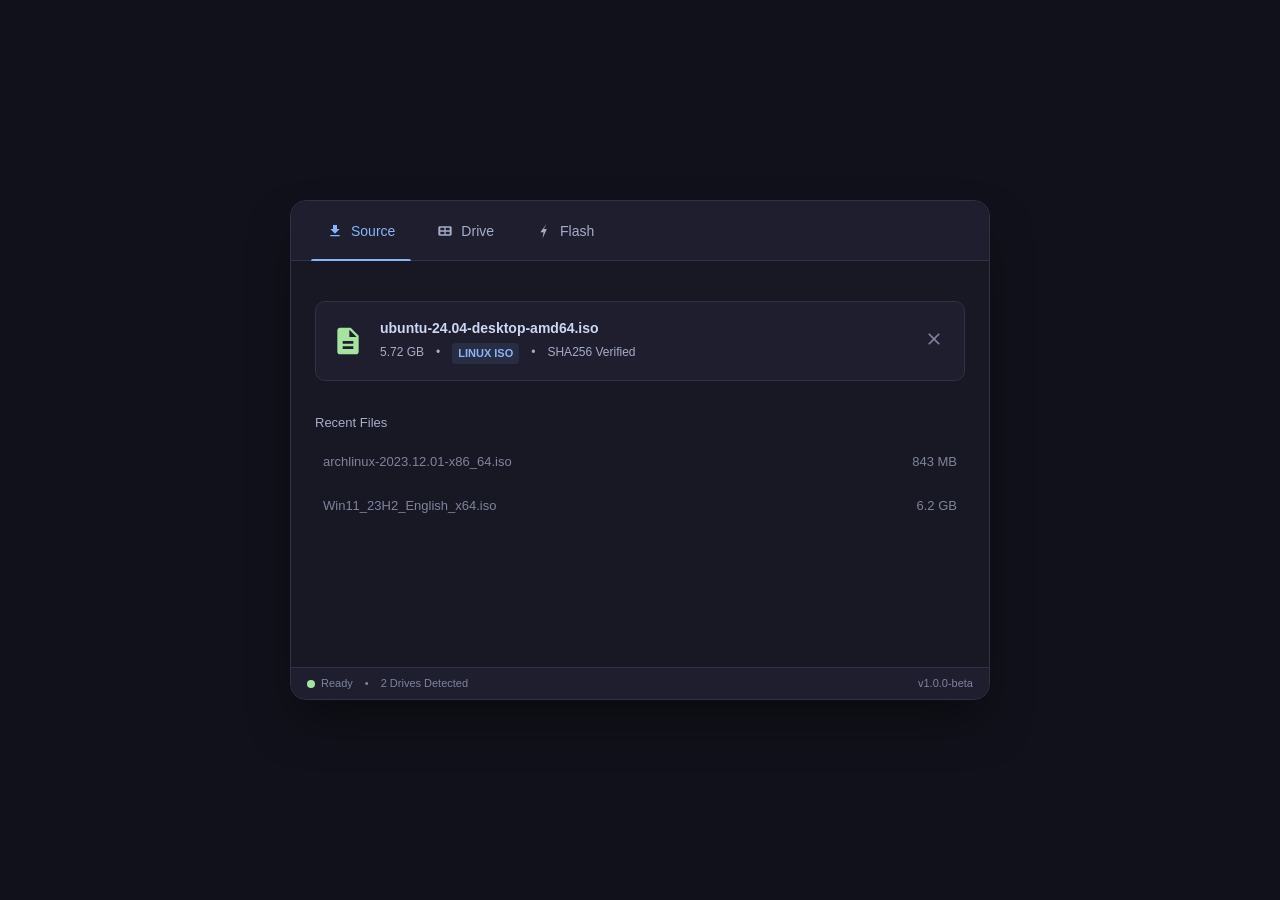
<file: docs/ui-mockup.html>
<!DOCTYPE html>
<html lang="en">
<head>
    <meta charset="UTF-8">
    <meta name="viewport" content="width=device-width, initial-scale=1.0">
    <title>USB Flasher Mockup</title>
    <style>
        :root {
            /* Catppuccin Macchiato inspired dark theme */
            --bg-base: #181825;
            --bg-surface: #1e1e2e;
            --bg-surface-hover: #313244;
            --bg-surface-active: #45475a;
            --border-color: #313244;
            --text-main: #cdd6f4;
            --text-muted: #a6adc8;
            --text-subtle: #7f849c;
            
            --accent-primary: #89b4fa;
            --accent-primary-hover: #74c7ec;
            --accent-success: #a6e3a1;
            --accent-warning: #f9e2af;
            --accent-danger: #f38ba8;
            
            --font-family: 'Inter', -apple-system, BlinkMacSystemFont, 'Segoe UI', Roboto, Helvetica, Arial, sans-serif;
            --radius-sm: 6px;
            --radius-md: 10px;
            --radius-lg: 16px;
            --shadow-window: 0 25px 50px -12px rgba(0, 0, 0, 0.5);
            
            --transition-fast: 0.15s ease;
            --transition-smooth: 0.3s cubic-bezier(0.4, 0, 0.2, 1);
        }

        * {
            box-sizing: border-box;
            margin: 0;
            padding: 0;
        }

        body {
            font-family: var(--font-family);
            background-color: #11111b;
            color: var(--text-main);
            display: flex;
            align-items: center;
            justify-content: center;
            min-height: 100vh;
            line-height: 1.5;
        }

        /* App Window */
        .app-window {
            width: 700px;
            height: 500px;
            background-color: var(--bg-base);
            border-radius: var(--radius-lg);
            box-shadow: var(--shadow-window);
            border: 1px solid var(--border-color);
            display: flex;
            flex-direction: column;
            overflow: hidden;
            position: relative;
        }

        /* Top Bar & Tabs */
        .header {
            background-color: var(--bg-surface);
            border-bottom: 1px solid var(--border-color);
            padding: 0 20px;
            display: flex;
            align-items: center;
            height: 60px;
            -webkit-app-region: drag; /* Simulating desktop drag area */
        }

        .tabs {
            display: flex;
            gap: 10px;
            height: 100%;
        }

        .tab {
            background: transparent;
            border: none;
            color: var(--text-muted);
            font-size: 14px;
            font-weight: 500;
            padding: 0 16px;
            height: 100%;
            cursor: pointer;
            position: relative;
            transition: color var(--transition-fast);
            display: flex;
            align-items: center;
            gap: 8px;
        }

        .tab:hover {
            color: var(--text-main);
        }

        .tab.active {
            color: var(--accent-primary);
        }

        .tab.active::after {
            content: '';
            position: absolute;
            bottom: -1px;
            left: 0;
            right: 0;
            height: 2px;
            background-color: var(--accent-primary);
            border-radius: 2px 2px 0 0;
        }

        .tab-icon {
            width: 16px;
            height: 16px;
            fill: currentColor;
        }

        /* Main Content Area */
        .content {
            flex: 1;
            padding: 24px;
            overflow-y: auto;
            position: relative;
        }

        .tab-pane {
            display: none;
            animation: fadeIn var(--transition-smooth);
            height: 100%;
        }

        .tab-pane.active {
            display: flex;
            flex-direction: column;
        }

        @keyframes fadeIn {
            from { opacity: 0; transform: translateY(4px); }
            to { opacity: 1; transform: translateY(0); }
        }

        /* --- Tab 1: Source --- */
        .drop-zone {
            border: 2px dashed var(--border-color);
            border-radius: var(--radius-md);
            padding: 32px;
            text-align: center;
            background-color: rgba(30, 30, 46, 0.5);
            transition: all var(--transition-fast);
            cursor: pointer;
            display: flex;
            flex-direction: column;
            align-items: center;
            gap: 12px;
        }

        .drop-zone:hover {
            border-color: var(--accent-primary);
            background-color: rgba(137, 180, 250, 0.05);
        }

        .drop-icon {
            width: 48px;
            height: 48px;
            fill: var(--text-subtle);
        }

        .drop-zone:hover .drop-icon {
            fill: var(--accent-primary);
        }

        .drop-title {
            font-size: 16px;
            font-weight: 600;
        }

        .drop-subtitle {
            font-size: 13px;
            color: var(--text-muted);
        }

        .divider {
            display: flex;
            align-items: center;
            text-align: center;
            margin: 20px 0;
            color: var(--text-subtle);
            font-size: 12px;
            text-transform: uppercase;
            letter-spacing: 1px;
        }

        .divider::before, .divider::after {
            content: '';
            flex: 1;
            border-bottom: 1px solid var(--border-color);
        }

        .divider:not(:empty)::before { margin-right: 12px; }
        .divider:not(:empty)::after { margin-left: 12px; }

        .input-group {
            display: flex;
            gap: 12px;
        }

        .text-input {
            flex: 1;
            background-color: var(--bg-surface);
            border: 1px solid var(--border-color);
            border-radius: var(--radius-sm);
            padding: 10px 14px;
            color: var(--text-main);
            font-size: 14px;
            outline: none;
            transition: border-color var(--transition-fast);
        }

        .text-input:focus {
            border-color: var(--accent-primary);
        }

        .btn {
            background-color: var(--bg-surface-active);
            color: var(--text-main);
            border: 1px solid var(--border-color);
            border-radius: var(--radius-sm);
            padding: 10px 16px;
            font-size: 14px;
            font-weight: 500;
            cursor: pointer;
            transition: all var(--transition-fast);
            display: inline-flex;
            align-items: center;
            justify-content: center;
            gap: 8px;
        }

        .btn:hover {
            background-color: var(--bg-surface-hover);
        }

        .btn-primary {
            background-color: var(--accent-primary);
            color: var(--bg-base);
            border-color: var(--accent-primary);
            font-weight: 600;
        }

        .btn-primary:hover {
            background-color: var(--accent-primary-hover);
            border-color: var(--accent-primary-hover);
            transform: translateY(-1px);
        }

        /* Loaded Image Card */
        .image-card {
            background-color: var(--bg-surface);
            border: 1px solid var(--border-color);
            border-radius: var(--radius-md);
            padding: 16px;
            margin-top: 16px;
            display: flex;
            align-items: center;
            gap: 16px;
            position: relative;
        }

        .file-icon {
            width: 32px;
            height: 32px;
            fill: var(--accent-success);
        }

        .image-details {
            flex: 1;
        }

        .image-name {
            font-weight: 600;
            font-size: 14px;
            margin-bottom: 4px;
        }

        .image-meta {
            font-size: 12px;
            color: var(--text-muted);
            display: flex;
            gap: 12px;
        }

        .badge {
            background-color: rgba(137, 180, 250, 0.1);
            color: var(--accent-primary);
            padding: 2px 6px;
            border-radius: 4px;
            font-size: 11px;
            font-weight: 600;
            text-transform: uppercase;
        }

        .clear-btn {
            background: none;
            border: none;
            color: var(--text-subtle);
            cursor: pointer;
            padding: 4px;
        }

        .clear-btn:hover { color: var(--accent-danger); }

        /* --- Tab 2: Drive --- */
        .toolbar {
            display: flex;
            justify-content: space-between;
            align-items: center;
            margin-bottom: 16px;
        }

        .drive-list {
            display: flex;
            flex-direction: column;
            gap: 10px;
            flex: 1;
            overflow-y: auto;
        }

        .drive-item {
            background-color: var(--bg-surface);
            border: 1px solid var(--border-color);
            border-radius: var(--radius-md);
            padding: 16px;
            display: flex;
            align-items: center;
            gap: 16px;
            cursor: pointer;
            transition: all var(--transition-fast);
        }

        .drive-item:hover {
            background-color: var(--bg-surface-hover);
        }

        .drive-item.selected {
            border-color: var(--accent-primary);
            background-color: rgba(137, 180, 250, 0.05);
        }

        .drive-icon {
            width: 32px;
            height: 32px;
            fill: var(--text-muted);
        }

        .drive-item.selected .drive-icon {
            fill: var(--accent-primary);
        }

        .drive-info {
            flex: 1;
        }

        .drive-name {
            font-weight: 600;
            font-size: 14px;
            display: flex;
            align-items: center;
            gap: 8px;
        }

        .drive-meta {
            font-size: 12px;
            color: var(--text-muted);
            margin-top: 4px;
        }

        .drive-capacity {
            font-size: 14px;
            font-weight: 500;
            color: var(--text-main);
        }

        .toggle-container {
            display: flex;
            align-items: center;
            gap: 8px;
            font-size: 13px;
            color: var(--text-muted);
        }

        .toggle {
            position: relative;
            display: inline-block;
            width: 36px;
            height: 20px;
        }
        
        .toggle input { opacity: 0; width: 0; height: 0; }
        
        .slider {
            position: absolute;
            cursor: pointer;
            top: 0; left: 0; right: 0; bottom: 0;
            background-color: var(--bg-surface-active);
            transition: .4s;
            border-radius: 20px;
        }
        
        .slider:before {
            position: absolute;
            content: "";
            height: 14px;
            width: 14px;
            left: 3px;
            bottom: 3px;
            background-color: var(--text-main);
            transition: .4s;
            border-radius: 50%;
        }
        
        input:checked + .slider { background-color: var(--accent-danger); }
        input:checked + .slider:before { transform: translateX(16px); }

        /* --- Tab 3: Flash --- */
        .summary-card {
            background-color: var(--bg-surface);
            border-radius: var(--radius-md);
            padding: 24px;
            margin-bottom: 24px;
            border: 1px solid var(--border-color);
        }

        .summary-flow {
            display: flex;
            align-items: center;
            justify-content: space-between;
            margin-bottom: 24px;
        }

        .summary-node {
            display: flex;
            flex-direction: column;
            align-items: center;
            gap: 8px;
            flex: 1;
            text-align: center;
        }

        .summary-icon-wrapper {
            width: 48px;
            height: 48px;
            border-radius: 50%;
            background-color: var(--bg-surface-active);
            display: flex;
            align-items: center;
            justify-content: center;
        }

        .summary-icon-wrapper svg {
            width: 24px;
            height: 24px;
            fill: var(--text-main);
        }

        .summary-label { font-size: 13px; font-weight: 600; }
        .summary-value { font-size: 12px; color: var(--text-muted); }

        .flow-arrow {
            color: var(--text-subtle);
            flex: 0 0 auto;
        }
        
        .flow-arrow svg {
            width: 24px;
            height: 24px;
            fill: currentColor;
        }

        .options-grid {
            display: grid;
            grid-template-columns: 1fr 1fr;
            gap: 16px;
        }

        .form-group {
            display: flex;
            flex-direction: column;
            gap: 6px;
        }

        .form-label {
            font-size: 12px;
            color: var(--text-muted);
            font-weight: 500;
        }

        select.text-input {
            appearance: none;
            background-image: url("data:image/svg+xml,%3Csvg xmlns='http://www.w3.org/2000/svg' width='16' height='16' viewBox='0 0 24 24' fill='none' stroke='%23a6adc8' stroke-width='2' stroke-linecap='round' stroke-linejoin='round'%3E%3Cpolyline points='6 9 12 15 18 9'%3E%3C/polyline%3E%3C/svg%3E");
            background-repeat: no-repeat;
            background-position: right 12px center;
            padding-right: 40px;
        }

        .checkbox-label {
            display: flex;
            align-items: center;
            gap: 8px;
            font-size: 13px;
            color: var(--text-main);
            cursor: pointer;
        }

        .flash-action {
            margin-top: auto;
            display: flex;
            flex-direction: column;
            gap: 16px;
        }

        .btn-flash {
            width: 100%;
            padding: 16px;
            font-size: 16px;
            border-radius: var(--radius-md);
        }

        .progress-container {
            display: none; /* Shown during active state */
            flex-direction: column;
            gap: 8px;
        }

        .progress-header {
            display: flex;
            justify-content: space-between;
            font-size: 13px;
            color: var(--text-main);
            font-weight: 500;
        }

        .progress-stats { color: var(--text-muted); font-size: 12px; }

        .progress-bar {
            height: 6px;
            background-color: var(--bg-surface-active);
            border-radius: 3px;
            overflow: hidden;
        }

        .progress-fill {
            height: 100%;
            background-color: var(--accent-primary);
            width: 45%; /* Mock value */
            border-radius: 3px;
            position: relative;
        }

        /* Status Bar */
        .status-bar {
            background-color: var(--bg-surface);
            border-top: 1px solid var(--border-color);
            height: 32px;
            padding: 0 16px;
            display: flex;
            align-items: center;
            justify-content: space-between;
            font-size: 11px;
            color: var(--text-subtle);
        }

        .status-left { display: flex; align-items: center; gap: 12px; }
        .status-indicator {
            display: inline-block;
            width: 8px;
            height: 8px;
            border-radius: 50%;
            background-color: var(--accent-success);
        }

        /* Details / Log Accordion */
        details {
            font-size: 12px;
            border: 1px solid var(--border-color);
            border-radius: var(--radius-sm);
            background-color: var(--bg-surface);
        }
        summary {
            padding: 8px 12px;
            cursor: pointer;
            color: var(--text-muted);
            font-weight: 500;
            list-style: none;
            display: flex;
            align-items: center;
            justify-content: space-between;
        }
        summary::-webkit-details-marker { display: none; }
        summary::after {
            content: "▼";
            font-size: 10px;
            transition: transform 0.2s ease;
        }
        details[open] summary::after { transform: rotate(180deg); }
        .log-content {
            padding: 12px;
            border-top: 1px solid var(--border-color);
            font-family: monospace;
            color: var(--text-subtle);
            max-height: 100px;
            overflow-y: auto;
            background-color: var(--bg-base);
        }

    </style>
</head>
<body>

    <div class="app-window">
        <!-- Header / Tabs -->
        <header class="header">
            <div class="tabs">
                <button class="tab active" onclick="switchTab('source')">
                    <svg class="tab-icon" viewBox="0 0 24 24"><path d="M19 9h-4V3H9v6H5l7 7 7-7zM5 18v2h14v-2H5z"/></svg>
                    Source
                </button>
                <button class="tab" onclick="switchTab('drive')">
                    <svg class="tab-icon" viewBox="0 0 24 24"><path d="M20 5H4c-1.1 0-2 .9-2 2v10c0 1.1.9 2 2 2h16c1.1 0 2-.9 2-2V7c0-1.1-.9-2-2-2zm-9 12H5v-4h6v4zm0-6H5V7h6v4zm8 6h-6v-4h6v4zm0-6h-6V7h6v4z"/></svg>
                    Drive
                </button>
                <button class="tab" onclick="switchTab('flash')">
                    <svg class="tab-icon" viewBox="0 0 24 24"><path d="M16 1l-4.3 8h4.5l-6.2 14 1.3-9h-4.8L16 1z"/></svg>
                    Flash
                </button>
            </div>
        </header>

        <!-- Main Content -->
        <main class="content">
            
            <!-- Tab 1: Source -->
            <div id="tab-source" class="tab-pane active">
                <!-- If empty state -->
                <div class="drop-zone" style="display: none;">
                    <svg class="drop-icon" viewBox="0 0 24 24"><path d="M19 9h-4V3H9v6H5l7 7 7-7zM5 18v2h14v-2H5z"/></svg>
                    <div>
                        <div class="drop-title">Select Image</div>
                        <div class="drop-subtitle">Drag and drop ISO, DMG, or IMG file here</div>
                    </div>
                    <button class="btn">Browse Files</button>
                </div>

                <div class="divider" style="display: none;">or</div>

                <div class="input-group" style="display: none;">
                    <input type="text" class="text-input" placeholder="Paste URL (e.g., https://releases.ubuntu.com/...)">
                    <button class="btn">Download</button>
                </div>

                <!-- If loaded state (Mocking that user selected a file) -->
                <div class="image-card">
                    <svg class="file-icon" viewBox="0 0 24 24"><path d="M14 2H6c-1.1 0-1.99.9-1.99 2L4 20c0 1.1.89 2 1.99 2H18c1.1 0 2-.9 2-2V8l-6-6zm2 16H8v-2h8v2zm0-4H8v-2h8v2zm-3-5V3.5L18.5 9H13z"/></svg>
                    <div class="image-details">
                        <div class="image-name">ubuntu-24.04-desktop-amd64.iso</div>
                        <div class="image-meta">
                            <span>5.72 GB</span>
                            <span>•</span>
                            <span class="badge">Linux ISO</span>
                            <span>•</span>
                            <span>SHA256 Verified</span>
                        </div>
                    </div>
                    <button class="clear-btn" title="Remove">
                        <svg width="20" height="20" viewBox="0 0 24 24" fill="currentColor"><path d="M19 6.41L17.59 5 12 10.59 6.41 5 5 6.41 10.59 12 5 17.59 6.41 19 12 13.41 17.59 19 19 17.59 13.41 12z"/></svg>
                    </button>
                </div>

                <div style="margin-top: 32px;">
                    <h4 style="font-size: 13px; color: var(--text-muted); margin-bottom: 12px; font-weight: 500;">Recent Files</h4>
                    <div style="display: flex; flex-direction: column; gap: 8px;">
                        <div style="display: flex; justify-content: space-between; font-size: 13px; padding: 8px; border-radius: var(--radius-sm); cursor: pointer; color: var(--text-subtle);">
                            <span>archlinux-2023.12.01-x86_64.iso</span>
                            <span>843 MB</span>
                        </div>
                        <div style="display: flex; justify-content: space-between; font-size: 13px; padding: 8px; border-radius: var(--radius-sm); cursor: pointer; color: var(--text-subtle);">
                            <span>Win11_23H2_English_x64.iso</span>
                            <span>6.2 GB</span>
                        </div>
                    </div>
                </div>
            </div>

            <!-- Tab 2: Drive -->
            <div id="tab-drive" class="tab-pane">
                <div class="toolbar">
                    <div class="toggle-container">
                        <label class="toggle">
                            <input type="checkbox">
                            <span class="slider"></span>
                        </label>
                        Show System Drives (Danger)
                    </div>
                    <button class="btn" style="padding: 6px 12px; font-size: 13px;">
                        <svg width="14" height="14" viewBox="0 0 24 24" fill="currentColor" style="margin-right: 6px;"><path d="M17.65 6.35C16.2 4.9 14.21 4 12 4c-4.42 0-7.99 3.58-7.99 8s3.57 8 7.99 8c3.73 0 6.84-2.55 7.73-6h-2.08c-.82 2.33-3.04 4-5.65 4-3.31 0-6-2.69-6-6s2.69-6 6-6c1.66 0 3.14.69 4.22 1.78L13 11h7V4l-2.35 2.35z"/></svg>
                        Refresh
                    </button>
                </div>

                <div class="drive-list">
                    <!-- Selected Safe Drive -->
                    <div class="drive-item selected">
                        <svg class="drive-icon" viewBox="0 0 24 24"><path d="M20 5H4c-1.1 0-2 .9-2 2v10c0 1.1.9 2 2 2h16c1.1 0 2-.9 2-2V7c0-1.1-.9-2-2-2zm-9 12H5v-4h6v4zm0-6H5V7h6v4zm8 6h-6v-4h6v4zm0-6h-6V7h6v4z"/></svg>
                        <div class="drive-info">
                            <div class="drive-name">SanDisk Ultra USB 3.0 <span class="badge" style="background-color: var(--bg-surface-active); color: var(--text-muted); font-size: 10px;">/dev/disk2</span></div>
                            <div class="drive-meta">USB Flash Drive • FAT32 • 1 Partition</div>
                        </div>
                        <div class="drive-capacity">32.0 GB</div>
                    </div>

                    <!-- Unselected Safe Drive -->
                    <div class="drive-item">
                        <svg class="drive-icon" viewBox="0 0 24 24"><path d="M20 5H4c-1.1 0-2 .9-2 2v10c0 1.1.9 2 2 2h16c1.1 0 2-.9 2-2V7c0-1.1-.9-2-2-2zm-9 12H5v-4h6v4zm0-6H5V7h6v4zm8 6h-6v-4h6v4zm0-6h-6V7h6v4z"/></svg>
                        <div class="drive-info">
                            <div class="drive-name">Samsung Portable SSD T7 <span class="badge" style="background-color: var(--bg-surface-active); color: var(--text-muted); font-size: 10px;">/dev/disk3</span></div>
                            <div class="drive-meta">External SSD • exFAT • 2 Partitions</div>
                        </div>
                        <div class="drive-capacity">1.0 TB</div>
                    </div>
                    
                    <!-- Details panel inline for currently selected -->
                    <div style="margin-top: auto; padding-top: 16px; border-top: 1px solid var(--border-color); font-size: 12px; color: var(--text-muted);">
                        <strong style="color: var(--text-main);">Selected Drive Details:</strong><br>
                        Vendor: SanDisk | Product: Ultra | Bus: USB 3.0<br>
                        Blocks: 62,530,624 | Sector Size: 512 bytes | SMART: Not Supported
                    </div>
                </div>
            </div>

            <!-- Tab 3: Flash -->
            <div id="tab-flash" class="tab-pane">
                
                <div class="summary-card">
                    <div class="summary-flow">
                        <div class="summary-node">
                            <div class="summary-icon-wrapper">
                                <svg viewBox="0 0 24 24"><path d="M14 2H6c-1.1 0-1.99.9-1.99 2L4 20c0 1.1.89 2 1.99 2H18c1.1 0 2-.9 2-2V8l-6-6zm2 16H8v-2h8v2zm0-4H8v-2h8v2zm-3-5V3.5L18.5 9H13z"/></svg>
                            </div>
                            <div class="summary-label">Ubuntu 24.04 LTS</div>
                            <div class="summary-value">5.72 GB Image</div>
                        </div>
                        <div class="flow-arrow">
                            <svg viewBox="0 0 24 24"><path d="M12 4l-1.41 1.41L16.17 11H4v2h12.17l-5.58 5.59L12 20l8-8z"/></svg>
                        </div>
                        <div class="summary-node">
                            <div class="summary-icon-wrapper" style="background-color: rgba(243, 139, 168, 0.1);">
                                <svg viewBox="0 0 24 24" style="fill: var(--accent-danger);"><path d="M20 5H4c-1.1 0-2 .9-2 2v10c0 1.1.9 2 2 2h16c1.1 0 2-.9 2-2V7c0-1.1-.9-2-2-2zm-9 12H5v-4h6v4zm0-6H5V7h6v4zm8 6h-6v-4h6v4zm0-6h-6V7h6v4z"/></svg>
                            </div>
                            <div class="summary-label">SanDisk Ultra</div>
                            <div class="summary-value">32.0 GB (Will be erased)</div>
                        </div>
                    </div>

                    <div class="options-grid">
                        <div class="form-group">
                            <label class="form-label">Partition Scheme</label>
                            <select class="text-input">
                                <option>GPT (UEFI only)</option>
                                <option>MBR (BIOS or UEFI)</option>
                                <option>Raw Copy</option>
                            </select>
                        </div>
                        <div class="form-group" style="justify-content: center; padding-top: 20px;">
                            <label class="checkbox-label">
                                <input type="checkbox" checked>
                                Verify blocks after write
                            </label>
                        </div>
                    </div>
                </div>

                <div class="flash-action">
                    <!-- Default State -->
                    <button class="btn btn-primary btn-flash" id="flash-btn" onclick="startFlash()">Flash!</button>

                    <!-- Active State (Hidden by default) -->
                    <div class="progress-container" id="progress-ui">
                        <div class="progress-header">
                            <span>Writing... 45%</span>
                            <span class="progress-stats">120 MB/s • 2m 10s remaining</span>
                        </div>
                        <div class="progress-bar">
                            <div class="progress-fill"></div>
                        </div>
                        <details style="margin-top: 12px;">
                            <summary>Show Log</summary>
                            <div class="log-content">
[10:45:01] Unmounting /dev/disk2s1...
[10:45:02] Wiping partition table...
[10:45:03] Creating GPT partition scheme...
[10:45:04] Writing image to /dev/disk2...
[10:45:10] Progress: 1.2 GB / 5.7 GB (120 MB/s)
[10:45:15] Progress: 1.8 GB / 5.7 GB (122 MB/s)
[10:45:20] Progress: 2.5 GB / 5.7 GB (118 MB/s)
                            </div>
                        </details>
                    </div>
                </div>

            </div>
        </main>

        <!-- Status Bar -->
        <footer class="status-bar">
            <div class="status-left">
                <div style="display: flex; align-items: center; gap: 6px;">
                    <span class="status-indicator"></span>
                    Ready
                </div>
                <span>•</span>
                <span>2 Drives Detected</span>
            </div>
            <div>
                v1.0.0-beta
            </div>
        </footer>
    </div>

    <script>
        // Simple tab switching logic for mockup interaction
        function switchTab(tabId) {
            // Update buttons
            document.querySelectorAll('.tab').forEach(btn => btn.classList.remove('active'));
            event.currentTarget.classList.add('active');

            // Update panes
            document.querySelectorAll('.tab-pane').forEach(pane => pane.classList.remove('active'));
            document.getElementById('tab-' + tabId).classList.add('active');
        }

        // Simple mockup animation for flashing
        function startFlash() {
            document.getElementById('flash-btn').style.display = 'none';
            document.getElementById('progress-ui').style.display = 'flex';
        }
    </script>
</body>
</html>
</file>
